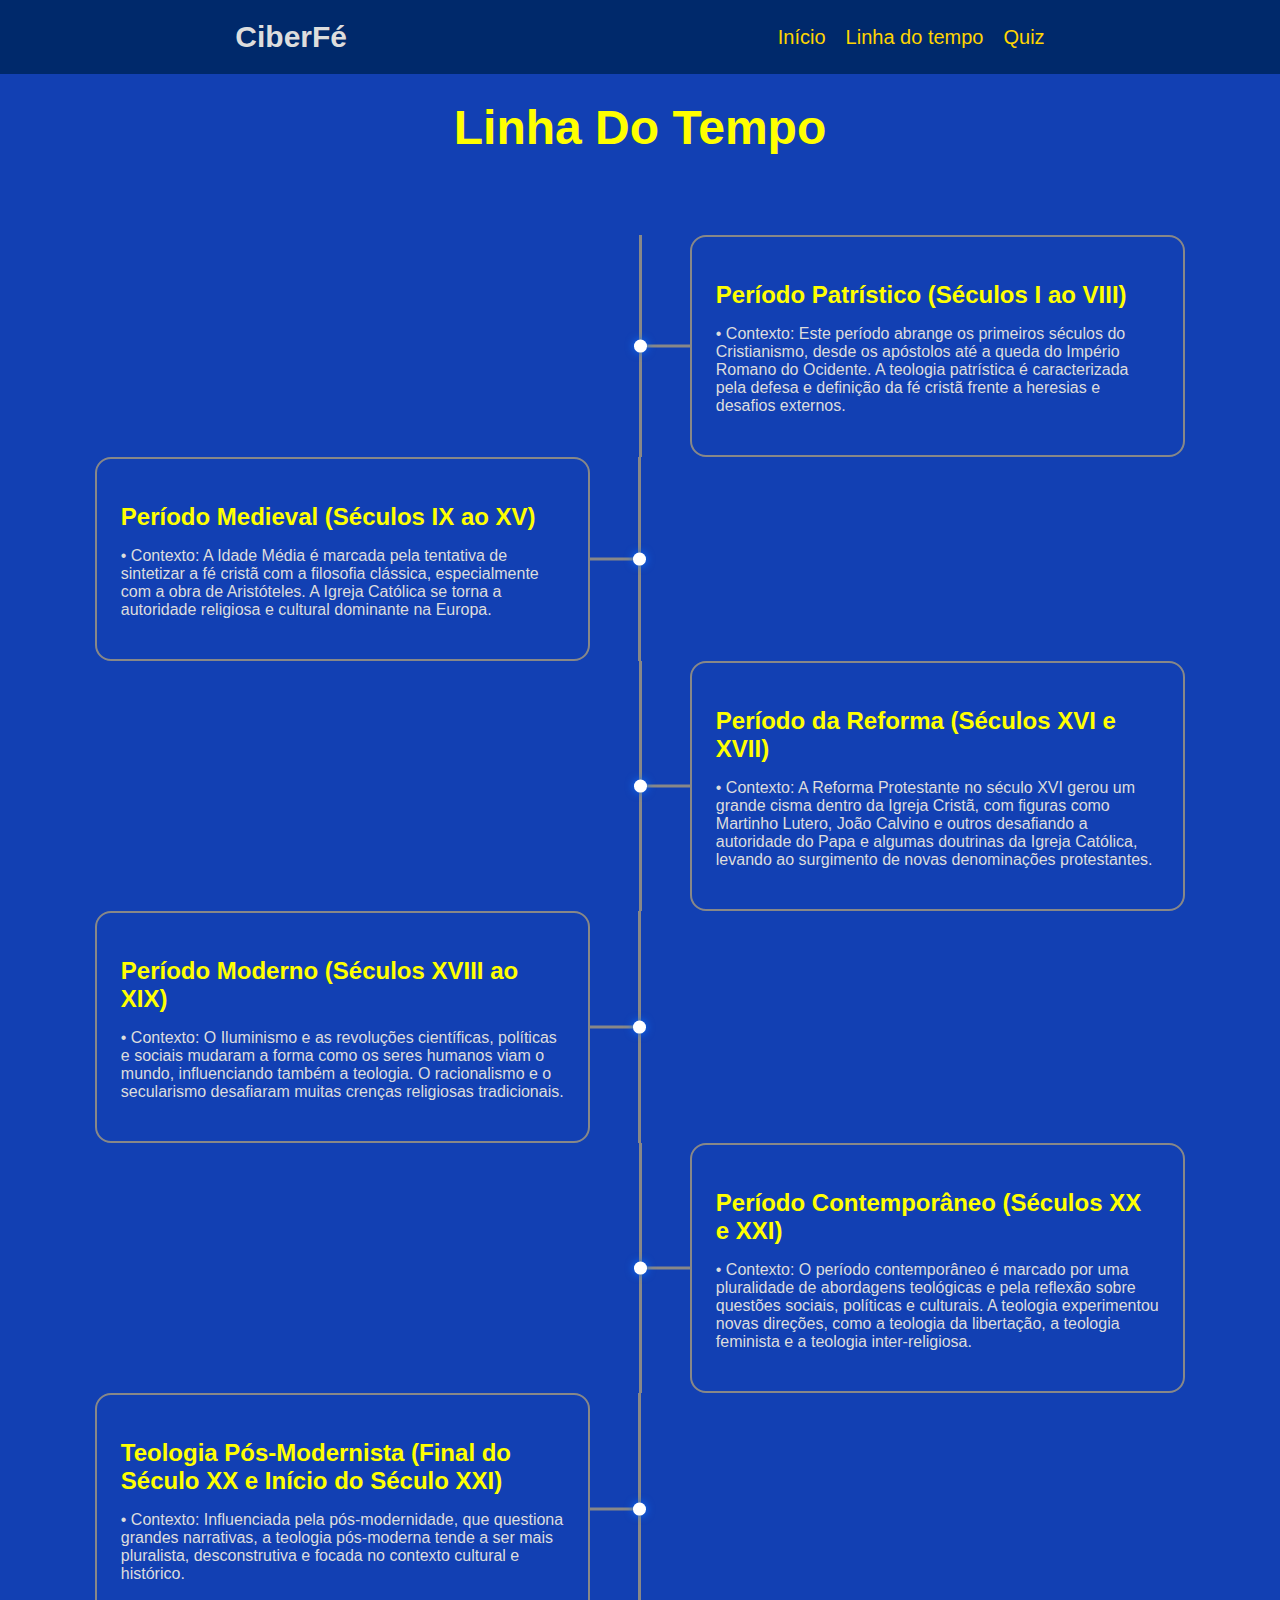
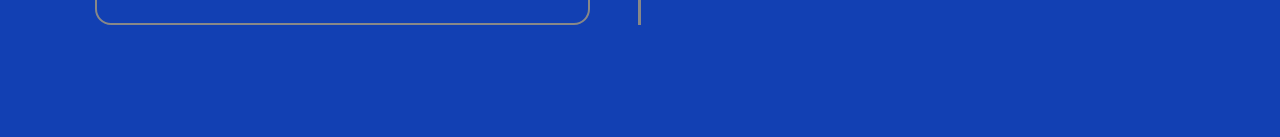
<file: linhadotempo.html>
<!DOCTYPE html>
<html lang="pt-br">
<head>
    <meta charset="UTF-8">
    <meta name="viewport" content="width=device-width, initial-scale=1.0">
    <title>linha do tempo</title>
    <link rel="stylesheet" href="linhadotempo.css">
</head>
<body>

    
    <header>
        <h1><a href="index.html">CiberFé</a></h1>
        <nav>
            <ul>
                <li><a href="index.html">Início</a></li>
                <li><a href="linhadotempo.html">Linha do tempo</a></li>
                <li><a href="Quiz.html">Quiz</a></li>
            </ul>
        </nav>
    </header>


    <div class="title">
        <br> <br><br>
        <h1>Linha Do Tempo</h1>
    </div>
    <div class="timeline"> 
        
        <div class="checkpoint">
            <a href="Quiz.html">
                <div class="ex1">
                    <h2>Período Patrístico (Séculos I ao VIII)</h2>
                    <p>• Contexto: Este período abrange os primeiros séculos do Cristianismo, desde os apóstolos até a queda do Império Romano do Ocidente. A teologia patrística é caracterizada pela defesa e definição da fé cristã frente a heresias e desafios externos.</p>
                </div>
            </a>
        </div>

        <div class="checkpoint">
            <a href="quiz.html">
                <div class="ex2">
                    <h2>Período Medieval (Séculos IX ao XV)</h2>
                    <p>• Contexto: A Idade Média é marcada pela tentativa de sintetizar a fé cristã com a filosofia clássica, especialmente com a obra de Aristóteles. A Igreja Católica se torna a autoridade religiosa e cultural dominante na Europa.</p>
                </div>
            </a>
        </div>

        <div class="checkpoint">
            <a href="quiz.html">
                <div class="ex3">
                    <h2>Período da Reforma (Séculos XVI e XVII)</h2>
                    <p>• Contexto: A Reforma Protestante no século XVI gerou um grande cisma dentro da Igreja Cristã, com figuras como Martinho Lutero, João Calvino e outros desafiando a autoridade do Papa e algumas doutrinas da Igreja Católica, levando ao surgimento de novas denominações protestantes.</p>
                </div>
            </a>
        </div>

        <div class="checkpoint">
            <a href="quiz.html">
                <div class="ex4">
                    <h2>Período Moderno (Séculos XVIII ao XIX)</h2>
                    <p>• Contexto: O Iluminismo e as revoluções científicas, políticas e sociais mudaram a forma como os seres humanos viam o mundo, influenciando também a teologia. O racionalismo e o secularismo desafiaram muitas crenças religiosas tradicionais.</p>
                </div>
            </a>
        </div>

        <div class="checkpoint">
            <a href="quiz.html">
                <div class="ex5">
                    <h2>Período Contemporâneo (Séculos XX e XXI)</h2>
                    <p>• Contexto: O período contemporâneo é marcado por uma pluralidade de abordagens teológicas e pela reflexão sobre questões sociais, políticas e culturais. A teologia experimentou novas direções, como a teologia da libertação, a teologia feminista e a teologia inter-religiosa.</p>
                </div>
            </a>
        </div>

        <div class="checkpoint">
            <a href="quiz.html">
                <div class="ex6">
                    <h2>Teologia Pós-Modernista (Final do Século XX e Início do Século XXI)</h2>
                    <p>• Contexto: Influenciada pela pós-modernidade, que questiona grandes narrativas, a teologia pós-moderna tende a ser mais pluralista, desconstrutiva e focada no contexto cultural e histórico.</p>
                </div>
            </a>
        </div>
            </a>
        </div>
    </div>
</body>
</html>
</file>
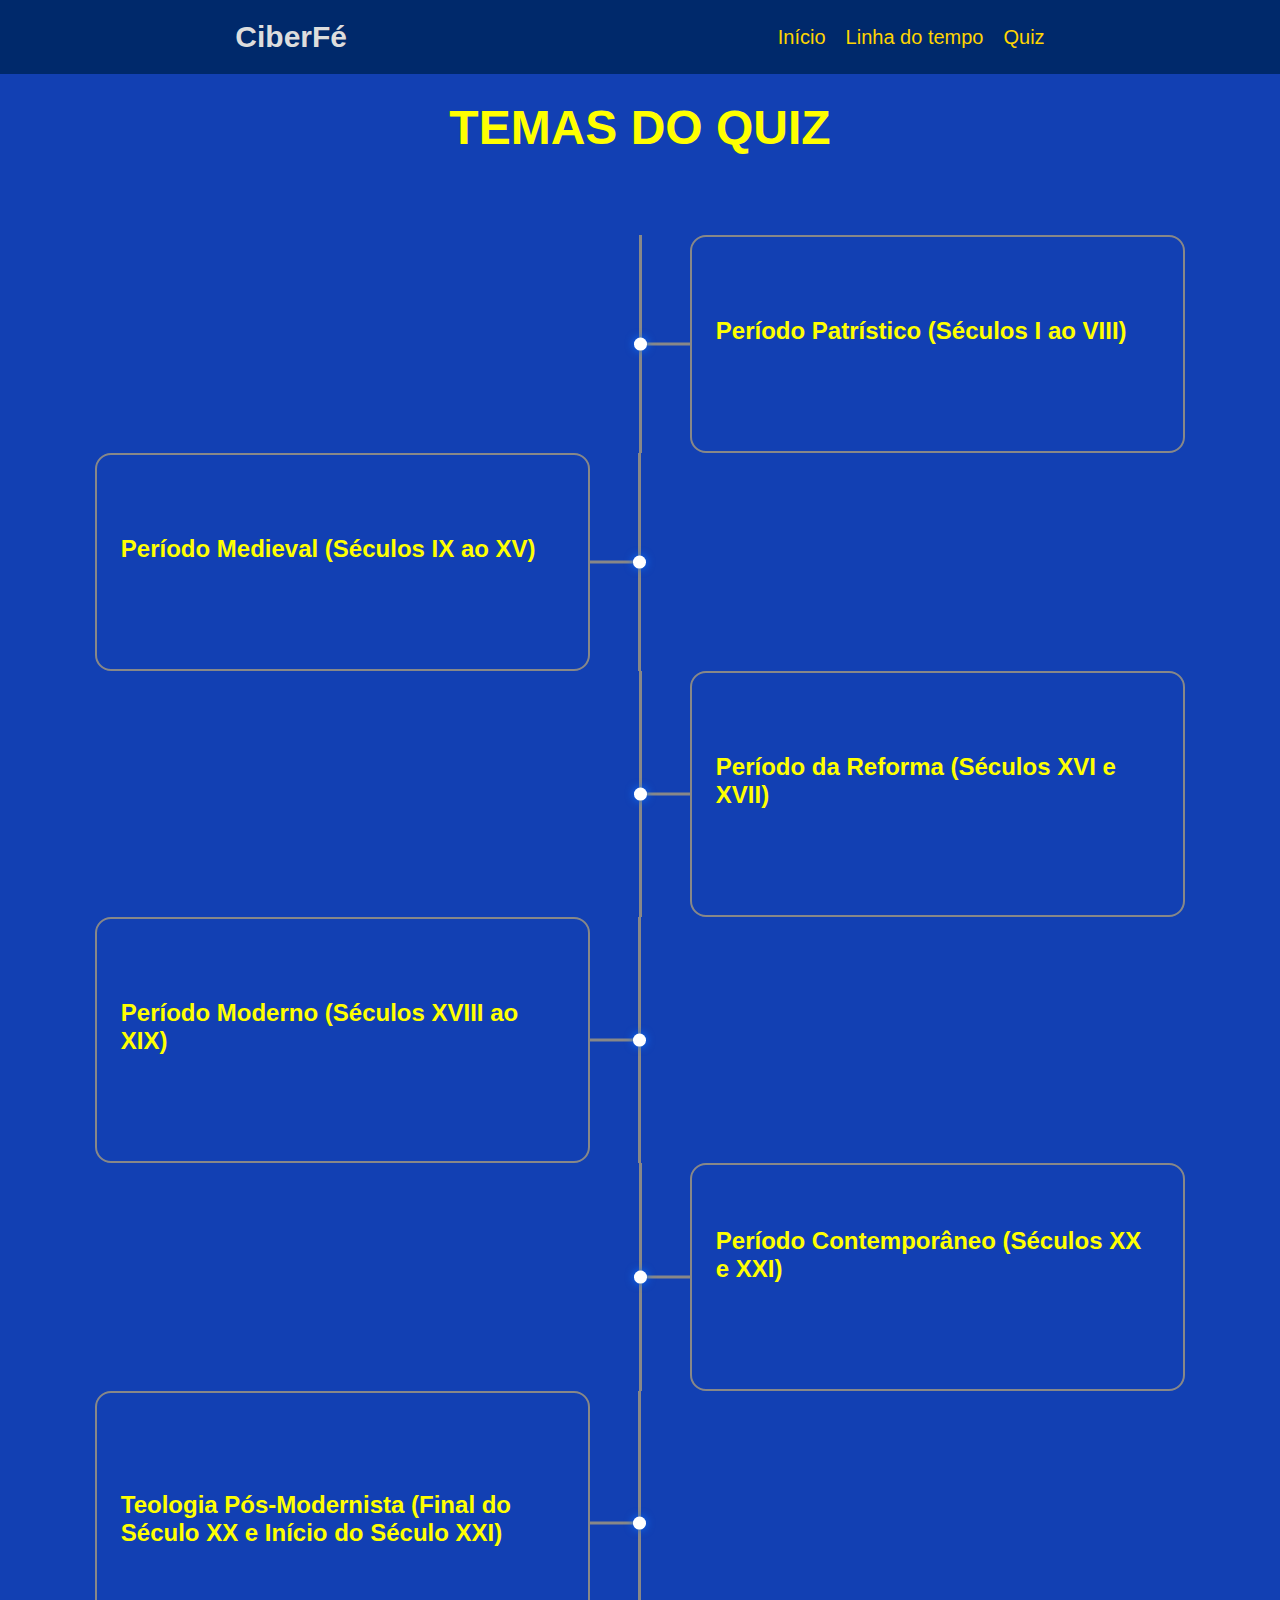
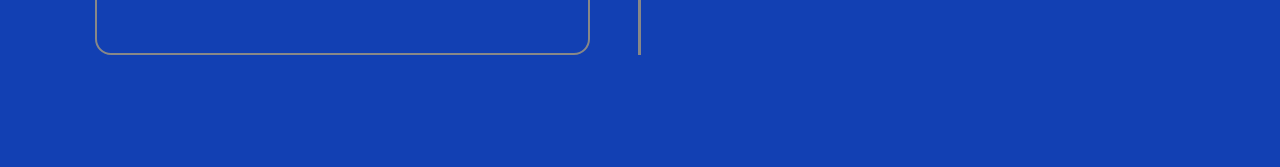
<file: linhadotempo2.html>
<!DOCTYPE html>
<html lang="pt-br">
<head>
    <meta charset="UTF-8">
    <meta name="viewport" content="width=device-width, initial-scale=1.0">
    <title>linha do tempo</title>
    <link rel="stylesheet" href="linhadotempo2.css">
</head>
<body>

    
    <header>
        <h1><a href="index.html">CiberFé</a></h1>
        <nav>
            <ul>
                <li><a href="index.html">Início</a></li>
                <li><a href="linhadotempo.html">Linha do tempo</a></li>
                <li><a href="Quiz.html">Quiz</a></li>
            </ul>
        </nav>
    </header>


    <div class="title">
        <br> <br><br>
        <h1>TEMAS DO QUIZ</h1>
    </div>
    <div class="timeline"> 
        
        <div class="checkpoint">
            <a href="Quiz1.html">
                <div class="ex1">
                    <br><br>
                    <h2>Período Patrístico (Séculos I ao VIII)</h2>
                    <br><br><br><br>
                </div>
            </a>
        </div>

        <div class="checkpoint">
            <a href="quiz2.html">
                <div class="ex2">
                    <br><br>
                    <h2>Período Medieval (Séculos IX ao XV)</h2>
                    <br><br><br><br>
                </div>
            </a>
        </div>

        <div class="checkpoint">
            <a href="quiz3.html">
                <div class="ex3">
                    
                    <br><br>
                    <h2>Período da Reforma (Séculos XVI e XVII)</h2>        
              
                    <br><br><br><br>
                </div>
            </a>
        </div>

        <div class="checkpoint">
            <a href="quiz4.html">
                <div class="ex4">
                    <br><br>
                    <h2>Período Moderno (Séculos XVIII ao XIX)</h2>
              
                    <br><br><br><br>
                </div>
            </a>
        </div>

        <div class="checkpoint">
            <a href="quiz5.html">
                <div class="ex5">
              
                    <br>
                    <h2>Período Contemporâneo (Séculos XX e XXI)</h2>
                    <br><br><br><br>
                </div>
            </a>
        </div>

        <div class="checkpoint">
            <a href="quiz6.html">
                <div class="ex6">
                    <br><br><br>
                    <h2>Teologia Pós-Modernista (Final do Século XX e Início do Século XXI)</h2>
                    
                    <br><br><br><br>
                </div>
            </a>
        </div>
            </a>
        </div>
    </div>
</body>
</html>
</file>
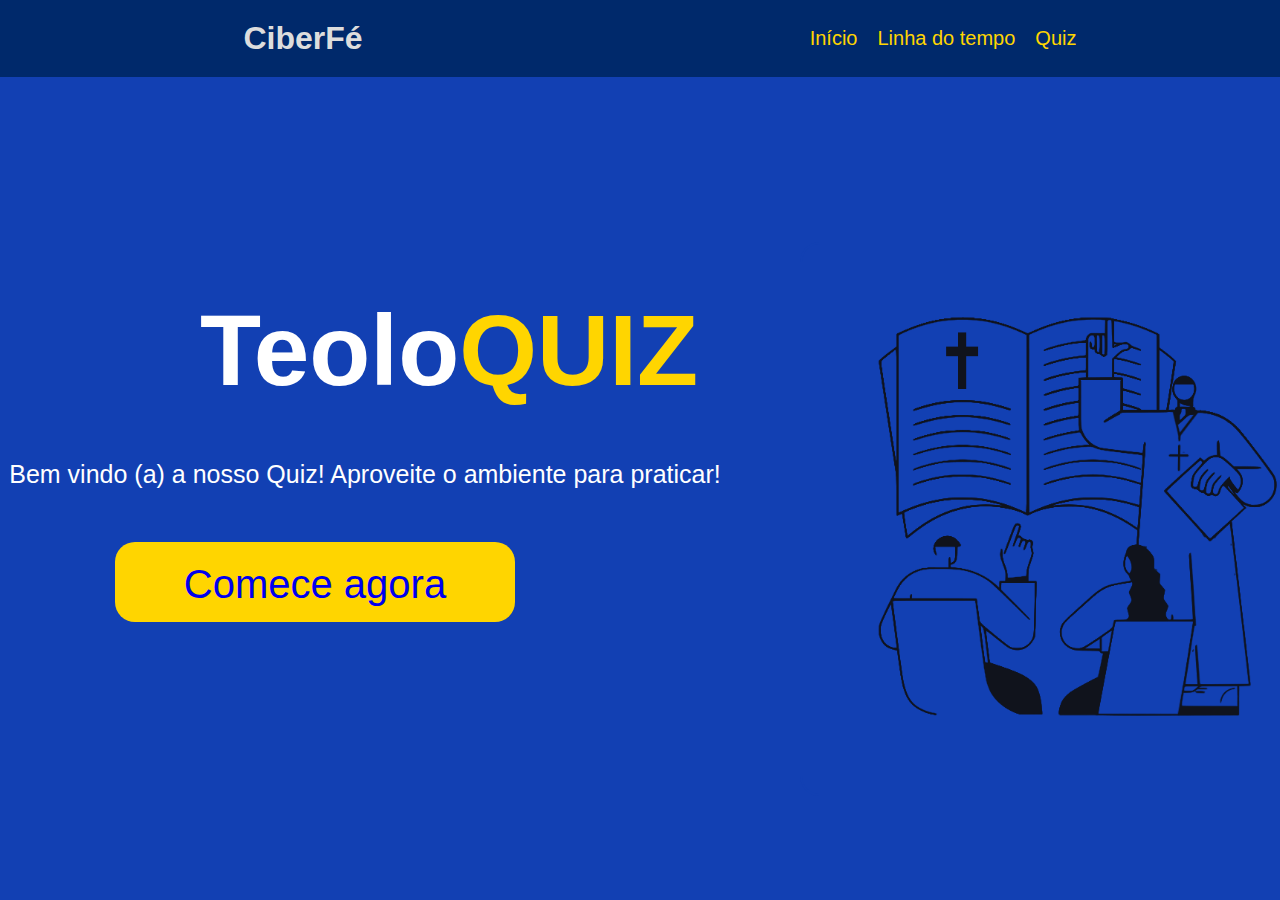
<file: Quiz.html>
<!DOCTYPE html>
<html lang="en">
<head>
    <meta charset="UTF-8">
    <meta name="viewport" content="width=device-width, initial-scale=1.0">
    <title>Quiz</title>
    <link rel="stylesheet" href="Quiz.css">
    <link rel="preconnect" href="https://fonts.googleapis.com">
    <link rel="preconnect" href="https://fonts.gstatic.com" crossorigin>
    <link href="https://fonts.googleapis.com/css2?family=DynaPuff:wght@400..700&display=swap">
</head>
<body>

    <header>
        <h1><a href="index.html">CiberFé</a></h1>
        <nav>
            <ul>
                <li><a href="index.html">Início</a></li>
                <li><a href="Linhadotempo.html">Linha do tempo</a></li>
                <li><a href="Quiz.html">Quiz</a></li>
            </ul>
        </nav>
    </header>
    
   
    <h1 class="quizpt1">Teolo<span class="destaque">QUIZ</span></h1> 
    <p>Bem vindo (a) a nosso Quiz! Aproveite o ambiente para praticar!</p>
   
   
    <div>
        <button class="button1"><span class="play-icon"></span><a href="regras.html">Comece agora</a></button>
    </div>

    <img src="ilustra.png" alt="Imagem Freepik" class="minha-imagem">
 

   
    
</body>
</html>
</file>
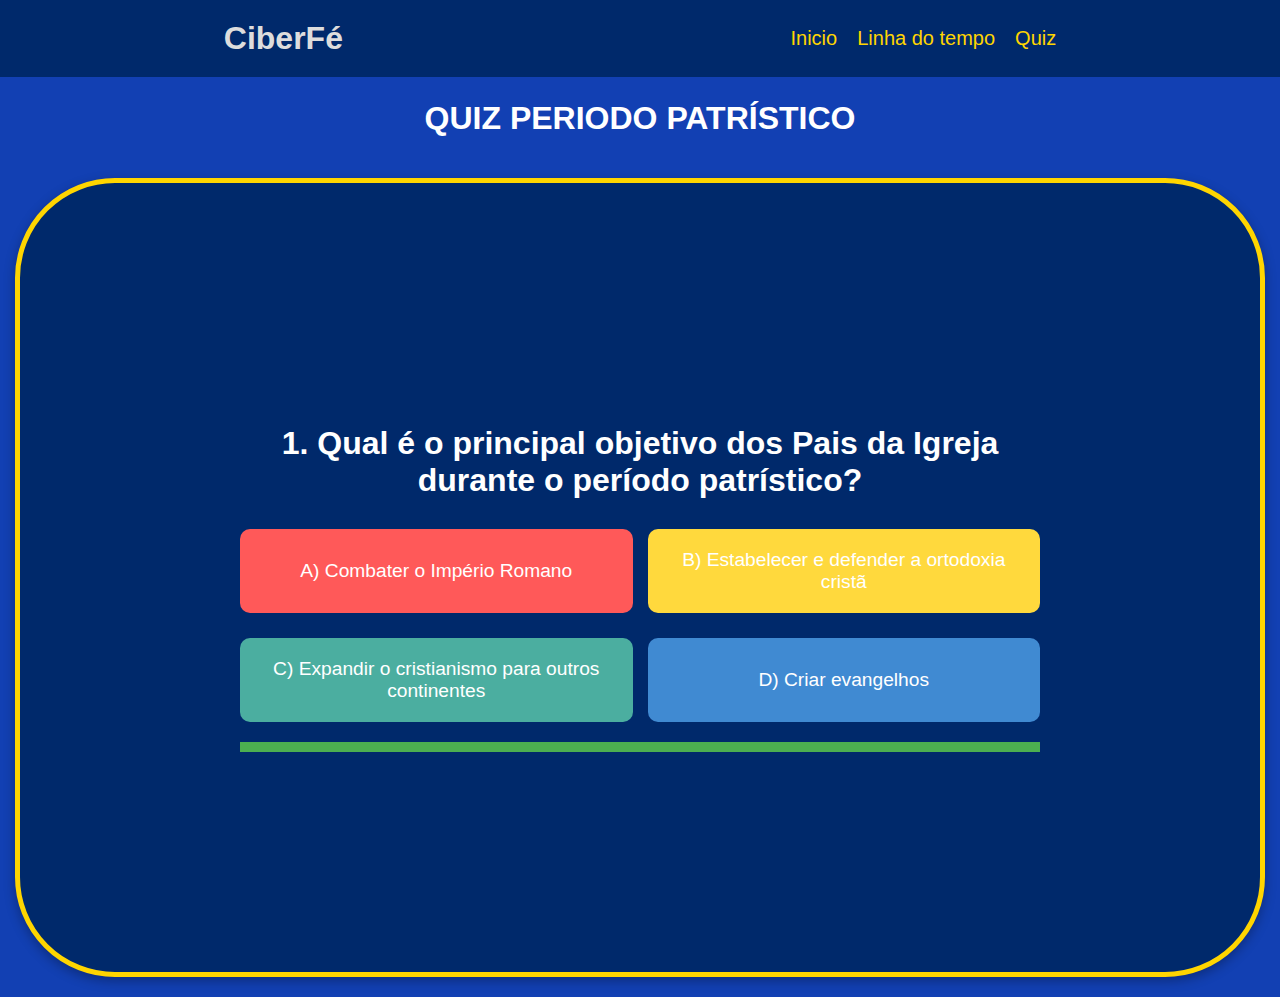
<file: Quiz1.html>
<!DOCTYPE html>
<html lang="en">
<head>
    <meta charset="UTF-8">
    <meta name="viewport" content="width=device-width, initial-scale=1.0">
    <title>Quiz Estilo Kahoot</title>
    <link rel="stylesheet" href="Quiz1.css">
</head>
<body>
    <header>
        <h1><a href="index.html">CiberFé</a></h1>
        <nav>
            <ul>
                <li><a href="index.html">Inicio</a></li>
                <li><a href="Linhadotempo.html">Linha do tempo</a></li>
                <li><a href="Quiz.html">Quiz</a></li>
            </ul>
        </nav>
    </header>

    
    <div class="titulo">
        <h1>QUIZ PERIODO PATRÍSTICO </h1>
    </div>
    
    <div class ="container">
    <div class="quiz-container">
        <div class="question-section">
            <h1>Quem foi o autor da maioria das cartas do Novo Testamento?</h1>
        </div>
        <div class="answers-grid">
            <button class="answer answer-1">Pedro</button>
            <button class="answer answer-2">João</button>
            <button class="answer answer-3">Paulo</button>
            <button class="answer answer-4">Tiago</button>
        </div>
        <div class="timer-bar">
            <div class="timer-bar-inner"></div>
        </div>
        
</div>
    <script src="Quiz1.js"></script>
</body>
</html>
</file>
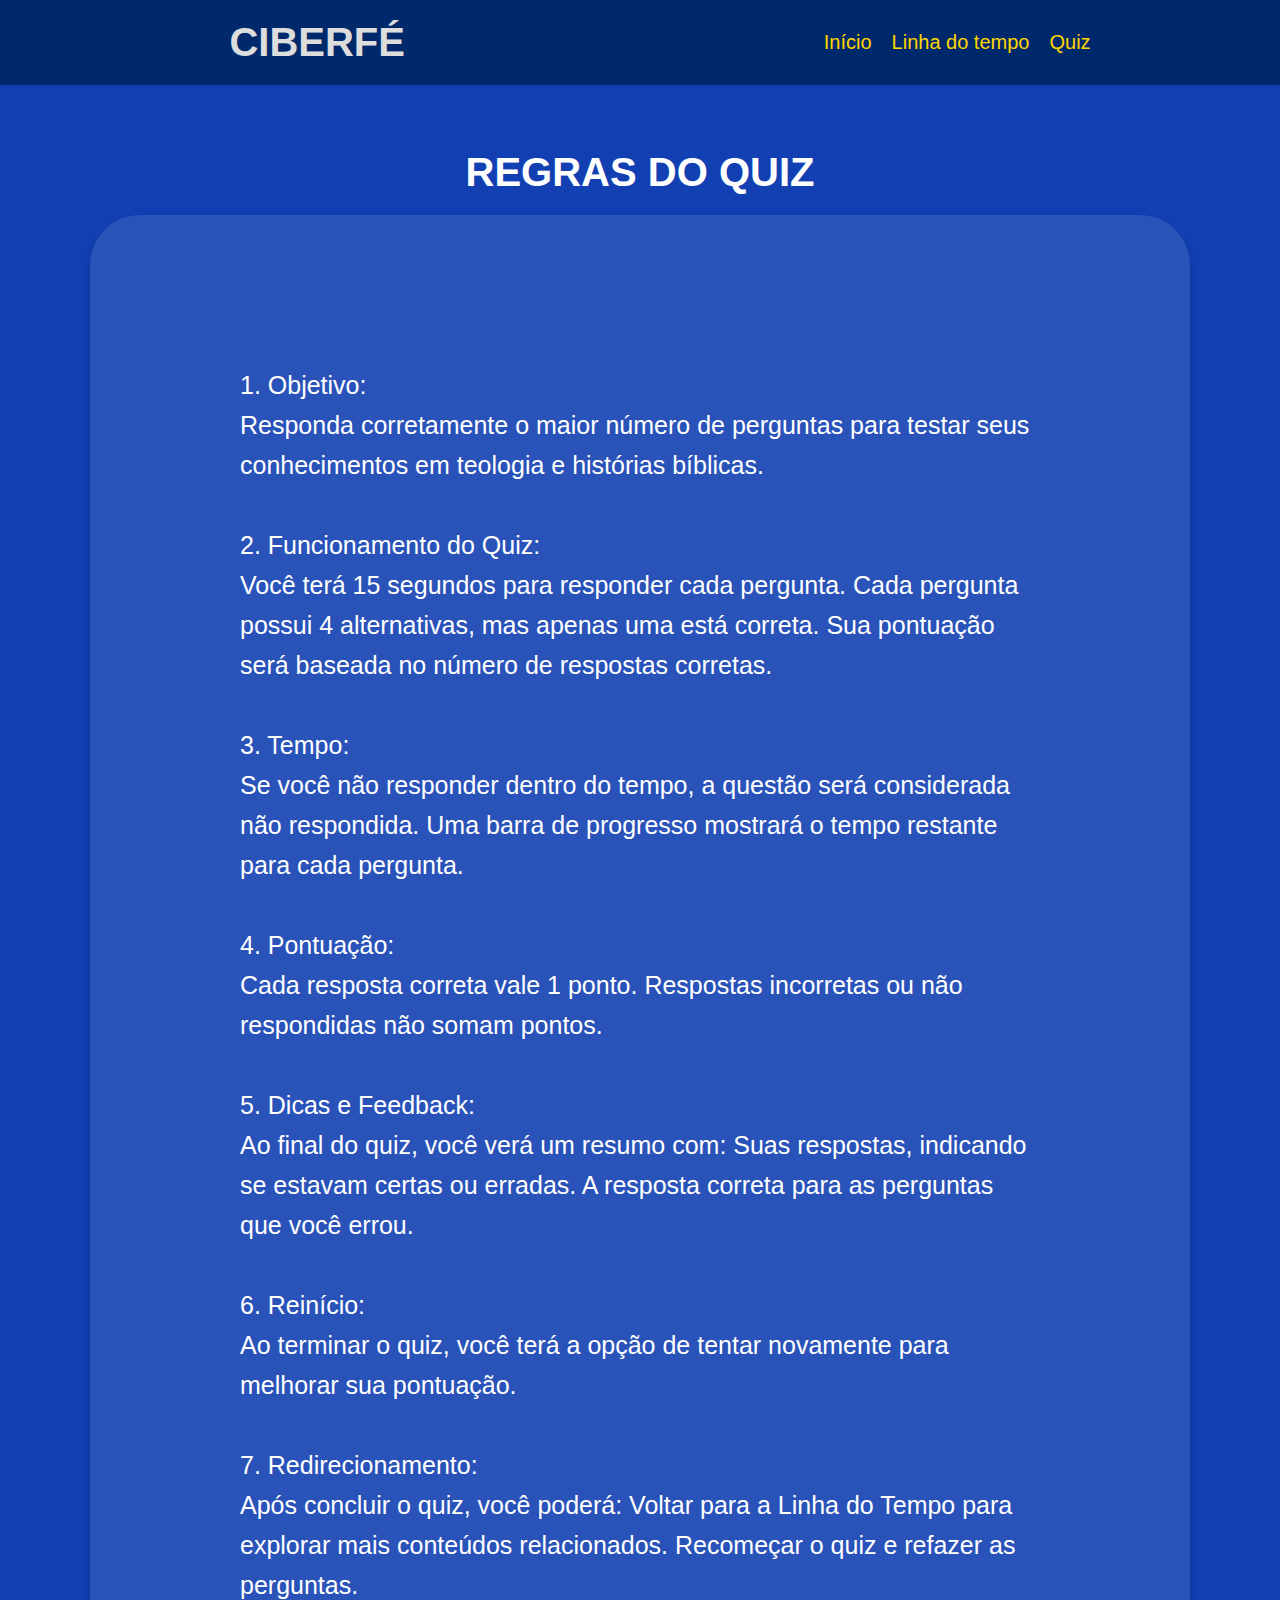
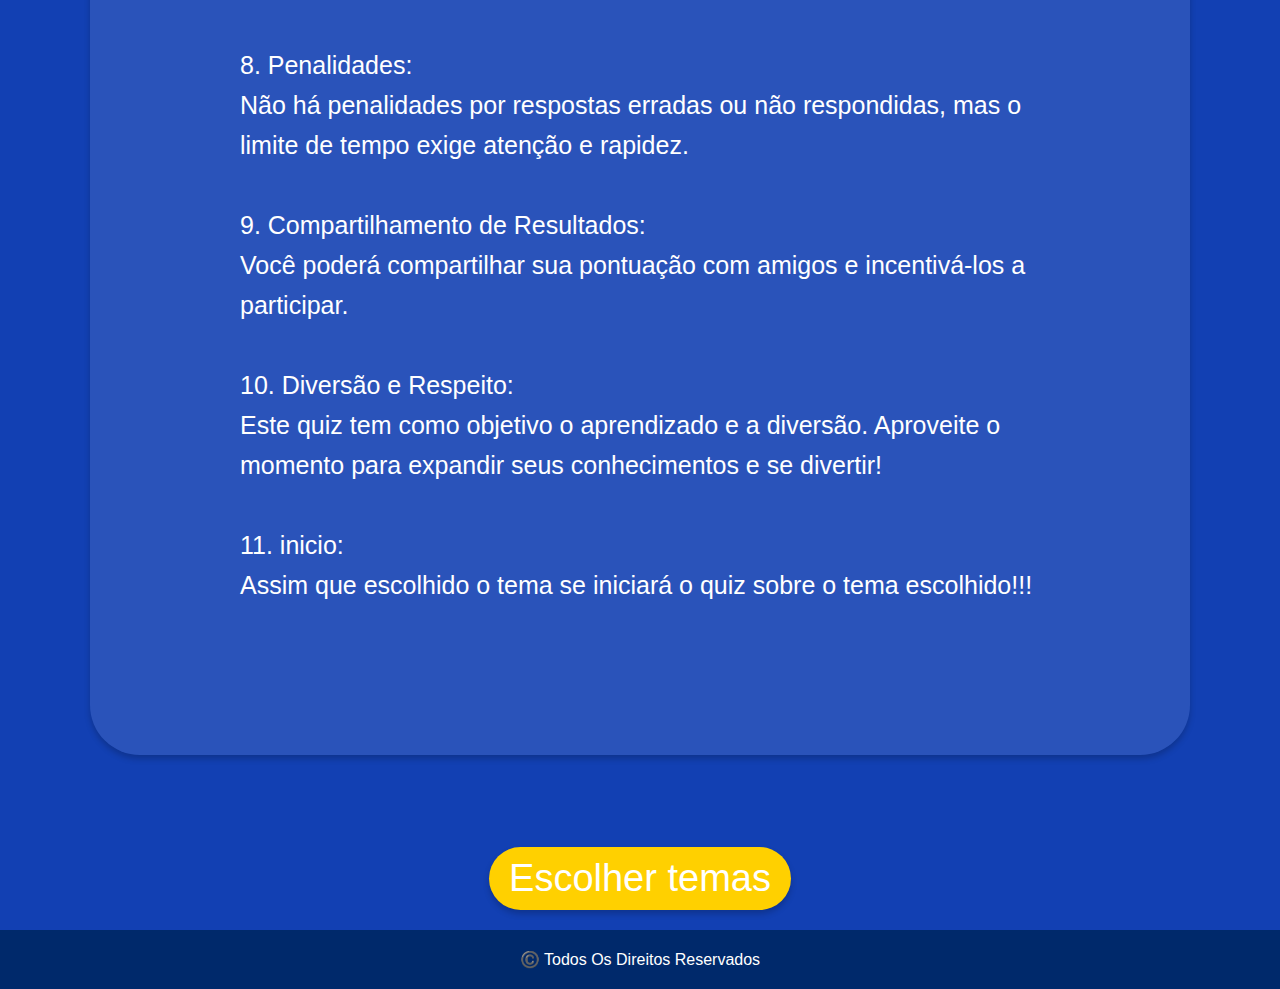
<file: regras.html>
<!DOCTYPE html>
<html lang="pt-br">

<head>
    <meta charset="UTF-8">
    <meta name="viewport" content="width=device-width, initial-scale=1.0">
    <link rel="stylesheet" href="regras.css">
    <title>Teologia.com</title>

</head>

<body>

    <header>
        <h1><a href="index.html">CiberFé</a></h1>
        <nav>
            <ul>
                <li><a href="index.html">Início</a></li>
                <li><a href="Linhadotempo.html">Linha do tempo</a></li>
                <li><a href="Quiz.html">Quiz</a></li>
            </ul>
        </nav>
    </header>

    <h1>REGRAS DO QUIZ</h1>

    <p class="regras">
        1. Objetivo: <br>
        Responda corretamente o maior número de perguntas para testar seus conhecimentos em teologia e histórias bíblicas.
        <br><br>
        2. Funcionamento do Quiz: <br>
        Você terá 15 segundos para responder cada pergunta.
        Cada pergunta possui 4 alternativas, mas apenas uma está correta.
        Sua pontuação será baseada no número de respostas corretas.
        <br><br>
        3. Tempo: <br>
        Se você não responder dentro do tempo, a questão será considerada não respondida.
        Uma barra de progresso mostrará o tempo restante para cada pergunta.
        <br><br>
        4. Pontuação: <br>
        Cada resposta correta vale 1 ponto.
        Respostas incorretas ou não respondidas não somam pontos.
        <br><br>
        5. Dicas e Feedback: <br>
        Ao final do quiz, você verá um resumo com:
        Suas respostas, indicando se estavam certas ou erradas.
        A resposta correta para as perguntas que você errou.
        <br><br>
        6. Reinício: <br>
        Ao terminar o quiz, você terá a opção de tentar novamente para melhorar sua pontuação.
        <br><br>
        7. Redirecionamento: <br>
        Após concluir o quiz, você poderá:
        Voltar para a Linha do Tempo para explorar mais conteúdos relacionados.
        Recomeçar o quiz e refazer as perguntas.
        <br><br>
        8. Penalidades: <br>
        Não há penalidades por respostas erradas ou não respondidas, mas o limite de tempo exige atenção e rapidez.
        <br><br>
        9. Compartilhamento de Resultados: <br>
        Você poderá compartilhar sua pontuação com amigos e incentivá-los a participar.
        <br><br>
        10. Diversão e Respeito: <br>
        Este quiz tem como objetivo o aprendizado e a diversão.
        Aproveite o momento para expandir seus conhecimentos e se divertir!
        <br><br>
        11. inicio: <br>
        Assim que escolhido o tema se iniciará o quiz sobre o tema escolhido!!!
    </p>

        <br><br><br><br>

        <a href="linhadotempo2.html" class="botao">Escolher temas</a>
    
    <footer>©️ Todos Os Direitos Reservados</footer>

</body>

</html>
</file>
<file: linhadotempo.css>
body {
    margin: 0;
    font-family: sans-serif;
    background-size: cover;
    color:#fff;
    padding: 2em;
    background-color: #1240b3;
    border: #00296b;
    overflow-x: hidden;
    text-decoration: none;
  
  }
  
  
  header {
    position: absolute;
    background-color: #00296b;
    top: 0;
    box-sizing: border-box;
    left: 0;
    width: 100%;
    color: #fff;
    padding: 20px;
    display: flex;
    justify-content: space-around;
    align-items: center;
    z-index: 20;
    position: fixed;
    
  }
  header h1{
    margin: 0;
    font-size: 30px;
  }
  
  header h1 a{
    
    color:#ddd;
    text-decoration: none;
  }
  
  header nav ul {
    list-style: none;
    margin: 0;
    padding: 0;
    gap: 20px;
    display: inline-flex;
    justify-content: space-around;
  }
  
  header nav li {
  
    font-size: 20px;
  }
  
  header nav a {
    color: #FFD500;
    text-decoration: none;
  }
  
  header nav a:hover {
    color: white;
  }
  
  h1 {
    margin: 0.3em;
    font-size: 3em;
    color: yellow;
    text-decoration: none;
  }
  
  h2 {
    margin-bottom: 0.5em;
    text-decoration: none;
    color: inherit;
  }
  
  .title {
    text-align: center;
  }
  
  .title p {
    color: #fff;
    font-size: 1.3em;
    letter-spacing: 2px;
    text-decoration: none;
  }
  
  .timeline {
    margin: 5em auto;
    max-width: 34.15em;
  }
  
  .checkpoint a {
    text-decoration: none; /* Remove o sublinhado dos links */
    display: block; /* Faz com que o link ocupe toda a área do checkpoint */
  }
  
  
  
  .checkpoint .ex1 {
    color: #ddd;
    border: 2px solid #888;
    border-radius: 1em;
    padding: 1.5em;
    background-size: cover; /* Ajusta a imagem para cobrir todo o espaço do checkpoint */
    background-position: center center; /* Centraliza a imagem */
    background-repeat: no-repeat; /* Impede que a imagem se repita */
    text-decoration: none;
  }
  
  .checkpoint .ex2 {
    border: 2px solid #888;
    color: #ddd;
  
    border-radius: 1em;
    padding: 1.5em;
    background-size: cover; /* Ajusta a imagem para cobrir todo o espaço do checkpoint */
    background-position: center center; /* Centraliza a imagem */
    background-repeat: no-repeat; /* Impede que a imagem se repita */
    text-decoration: none;
  }
  
  .checkpoint .ex3 {
    border: 2px solid #888;
    border-radius: 1em;
    color: #ddd;
    padding: 1.5em;
    
    background-size: contain; /* Ajusta a imagem para caber dentro da área sem cortar */
    background-position: center center;
    background-repeat: no-repeat;
  }
  
  .checkpoint .ex4 {
    border: 2px solid #888;
    border-radius: 1em;
    padding: 1.5em;
    color: #ddd;
  
    background-size: contain; /* Ajusta a imagem para caber dentro da área sem cortar */
    background-position: center center;
    background-repeat: no-repeat;
  }
  
  .checkpoint .ex5 {
    border: 2px solid #888;
    border-radius: 1em;
    padding: 1.5em;
    color: #ddd;
  
    background-size: contain; /* Ajusta a imagem para caber dentro da área sem cortar */
    background-position: center center;
    background-repeat: no-repeat;
  }
  
  .checkpoint .ex6 {
    border: 2px solid #888;
    border-radius: 1em;
    padding: 1.5em;
    color: #ddd;
  
    background-size: contain; /* Ajusta a imagem para caber dentro da área sem cortar */
    background-position: center center;
    background-repeat: no-repeat;
  }
  
  .checkpoint .ex1 h2 {
    font-size: 1.5em;
    margin-bottom: 10px;
    color: yellow;
  }
  
  .checkpoint .ex2 h2 {
    font-size: 1.5em;
    margin-bottom: 10px;
    color: yellow;
  }
  
  .checkpoint .ex3 h2 {
    font-size: 1.5em;
    margin-bottom: 10px;
    color: yellow;
  }
  
  .checkpoint .ex4 h2 {
    font-size: 1.5em;
    margin-bottom: 10px;
    color: yellow;
  }
  
  .checkpoint .ex5 h2 {
    font-size: 1.5em;
    margin-bottom: 10px;
    color: yellow;
  }
  .checkpoint .ex6 h2 {
  
    font-size: 1.5em;
    margin-bottom: 10px;
    color: yellow;
  }
  
  .checkpoint .ex2 p {
  
    text-decoration: none;
  }
  
  .checkpoint:nth-child(odd) {
    border-left: 3px solid #888;
    padding-left: 3em;
    transform: translateX(17em);
  }
  
  .checkpoint:nth-child(even) {
    border-right: 3px solid #888;
    padding-right: 3em;
    transform: translateX(-17em);
  }
  
  .checkpoint:nth-child(odd)::before,
  .checkpoint:nth-child(even)::before {
    content: '';
    background: #888;
    width: 3em;
    height: 3px;
    position: absolute;
    top: 50%;
    transform: translateY(-50%);
  }
  
  .checkpoint:nth-child(odd)::before {
    left: 0;
  }
  
  .checkpoint:nth-child(even)::before {
    right: 0;
  }
  
  .checkpoint:nth-child(odd) div::before,
  .checkpoint:nth-child(even) div::before {
    content: '';
    background: #fff;
    box-shadow: 0 0 0.5em #0d71fc;
    width: 0.8em;
    height: 0.8em;
    position: absolute;
    top: 50%;
    transform: translateY(-50%);
    border-radius: 50%;
    text-decoration: none;
  }
  
  .checkpoint:nth-child(odd) div::before {
    left: -0.5em;
  }
  
  .checkpoint:nth-child(even) div::before {
    right: -0.5em;
  }
  
  @media screen and (max-width: 1150px) {
    .timeline {
        width: 80vw;
    }
    .timeline .checkpoint {
        width: 100%;
        transform: none;
        padding-left: 0;
        padding-right: 0;
        border: none;
    }
    .timeline .checkpoint::before {
        width: 3px;
        height: 4em;
        top: -2em;
        left: 50%;
        transform: translateX(-50%);
    }
    .timeline .checkpoint div::before {
        top: -0.5em;
        left: 50%;
        transform: translateX(-50%);
    }
  }
</file>
<file: linhadotempo2.css>
body {
    margin: 0;
    font-family: sans-serif;
    background-size: cover;
    color:#fff;
    padding: 2em;
    background-color: #1240b3;
    border: #00296b;
    overflow-x: hidden;
    text-decoration: none;
  
  }
  
  
  header {
    position: absolute;
    background-color: #00296b;
    top: 0;
    box-sizing: border-box;
    left: 0;
    width: 100%;
    color: #fff;
    padding: 20px;
    display: flex;
    justify-content: space-around;
    align-items: center;
    z-index: 20;
    position: fixed;
    
  }
  header h1{
    margin: 0;
    font-size: 30px;
  }
  
  header h1 a{
    
    color:#ddd;
    text-decoration: none;
  }
  
  header nav ul {
    list-style: none;
    margin: 0;
    padding: 0;
    gap: 20px;
    display: inline-flex;
    justify-content: space-around;
  }
  
  header nav li {
  
    font-size: 20px;
  }
  
  header nav a {
    color: #FFD500;
    text-decoration: none;
  }
  
  header nav a:hover {
    color: white;
  }
  
  h1 {
    margin: 0.3em;
    font-size: 3em;
    color: yellow;
    text-decoration: none;
  }
  
  h2 {
    margin-bottom: 0.5em;
    text-decoration: none;
    color: inherit;
  }
  
  .title {
    text-align: center;
  }
  
  .title p {
    color: #fff;
    font-size: 1.3em;
    letter-spacing: 2px;
    text-decoration: none;
  }
  
  .timeline {
    margin: 5em auto;
    max-width: 34.15em;
  }
  
  .checkpoint a {
    text-decoration: none; /* Remove o sublinhado dos links */
    display: block; /* Faz com que o link ocupe toda a área do checkpoint */
  }
  
  
    
  .checkpoint :hover{
    transform: scale(1.03);
    transition: all 0.5s ease-out;
  }
  
  .checkpoint .ex1 {
    color: #ddd;
    border: 2px solid #888;
    border-radius: 1em;
    padding: 1.5em;
    background-size: cover; /* Ajusta a imagem para cobrir todo o espaço do checkpoint */
    background-position: center center; /* Centraliza a imagem */
    background-repeat: no-repeat; /* Impede que a imagem se repita */
    text-decoration: none;
  }
  
  .checkpoint .ex2 {
    border: 2px solid #888;
    color: #ddd;
  
    border-radius: 1em;
    padding: 1.5em;
    background-size: cover; /* Ajusta a imagem para cobrir todo o espaço do checkpoint */
    background-position: center center; /* Centraliza a imagem */
    background-repeat: no-repeat; /* Impede que a imagem se repita */
    text-decoration: none;
  }
  
  .checkpoint .ex3 {
    border: 2px solid #888;
    border-radius: 1em;
    color: #ddd;
    padding: 1.5em;
    
    background-size: contain; /* Ajusta a imagem para caber dentro da área sem cortar */
    background-position: center center;
    background-repeat: no-repeat;
  }
  
  .checkpoint .ex4 {
    border: 2px solid #888;
    border-radius: 1em;
    padding: 1.5em;
    color: #ddd;
  
    background-size: contain; /* Ajusta a imagem para caber dentro da área sem cortar */
    background-position: center center;
    background-repeat: no-repeat;
  }
  
  .checkpoint .ex5 {
    border: 2px solid #888;
    border-radius: 1em;
    padding: 1.5em;
    color: #ddd;
  
    background-size: contain; /* Ajusta a imagem para caber dentro da área sem cortar */
    background-position: center center;
    background-repeat: no-repeat;
  }
  
  .checkpoint .ex6 {
    border: 2px solid #888;
    border-radius: 1em;
    padding: 1.5em;
    color: #ddd;
  
    background-size: contain; /* Ajusta a imagem para caber dentro da área sem cortar */
    background-position: center center;
    background-repeat: no-repeat;
  }
  
  .checkpoint .ex1 h2 {
    font-size: 1.5em;
    margin-bottom: 10px;
    color: yellow;
  }
  
  .checkpoint .ex2 h2 {
    font-size: 1.5em;
    margin-bottom: 10px;
    color: yellow;
  }
  
  .checkpoint .ex3 h2 {
    font-size: 1.5em;
    margin-bottom: 10px;
    color: yellow;
  }
  
  .checkpoint .ex4 h2 {
    font-size: 1.5em;
    margin-bottom: 10px;
    color: yellow;
  }
  
  .checkpoint .ex5 h2 {
    font-size: 1.5em;
    margin-bottom: 10px;
    color: yellow;
  }
  .checkpoint .ex6 h2 {
  
    font-size: 1.5em;
    margin-bottom: 10px;
    color: yellow;
  }
  
  .checkpoint .ex2 p {
  
    text-decoration: none;
  }
  
  .checkpoint:nth-child(odd) {
    border-left: 3px solid #888;
    padding-left: 3em;
    transform: translateX(17em);
  }
  
  .checkpoint:nth-child(even) {
    border-right: 3px solid #888;
    padding-right: 3em;
    transform: translateX(-17em);
  }
  
  .checkpoint:nth-child(odd)::before,
  .checkpoint:nth-child(even)::before {
    content: '';
    background: #888;
    width: 3em;
    height: 3px;
    position: absolute;
    top: 50%;
    transform: translateY(-50%);
  }
  
  .checkpoint:nth-child(odd)::before {
    left: 0;
  }
  
  .checkpoint:nth-child(even)::before {
    right: 0;
  }
  
  .checkpoint:nth-child(odd) div::before,
  .checkpoint:nth-child(even) div::before {
    content: '';
    background: #fff;
    box-shadow: 0 0 0.5em #0d71fc;
    width: 0.8em;
    height: 0.8em;
    position: absolute;
    top: 50%;
    transform: translateY(-50%);
    border-radius: 50%;
    text-decoration: none;
  }
  
  .checkpoint:nth-child(odd) div::before {
    left: -0.5em;
  }
  
  .checkpoint:nth-child(even) div::before {
    right: -0.5em;
  }
  
  @media screen and (max-width: 1150px) {
    .timeline {
        width: 80vw;
    }
    .timeline .checkpoint {
        width: 100%;
        transform: none;
        padding-left: 0;
        padding-right: 0;
        border: none;
    }
    .timeline .checkpoint::before {
        width: 3px;
        height: 4em;
        top: -2em;
        left: 50%;
        transform: translateX(-50%);
    }
    .timeline .checkpoint div::before {
        top: -0.5em;
        left: 50%;
        transform: translateX(-50%);
    }
  }
</file>
<file: Quiz.css>
body {
    
    background-color: #1240b3;
    text-align: center;
    font-family: Arial, Helvetica, sans-serif;
    margin: 0;
    border: #00296b;
}

header {
    position: fixed;    
    background-color: #00296b;
    top: 0;
    width: 100%;
    color: #fff;
    padding: 20px;
    display: flex;
    justify-content: space-around;
    align-items: center;
    
}

header h1{
    margin: 0;
}

header h1 a{
    
    color:#ddd;
    text-decoration: none;
}

header nav ul {
    list-style: none;
    margin: 0;
    padding: 0;
    gap: 20px;
    display: inline-flex;
    justify-content: space-around;
}

header nav li {
  
    font-size: 20px;
}

header nav a {
    color: #FFD500;
    text-decoration: none;
}

header nav a:hover {
    color: white;
}

.quizpt1 {
    
    color: #fff;
    font-family: sans-serif;
    font-size: 100px;
    text-align: left;
    justify-content: space-around;
    align-items: center;
    margin:0 auto;
    display: flex;
    flex-wrap: wrap;
    padding: 200px;
    color: #fff;
    justify-content: flex-start;
    height: 300px;
}  

.destaque{
    color:  #FFD500;
}

p{
    margin-top: 10px; /* Ajuste para o espaçamento abaixo do título */
    font-size: 25px;
    color: #fff;
    text-align: center;
    margin-right: 550px;
    top: -250px;
    position: relative;

}

.button1 {
    justify-content: flex-start;
    background-color: #FFD500;
    padding: 20px 20px;
    border-radius: 20px;
    border: none;
    font-size: 40px;
    cursor: pointer;
    margin: left;
    width: 400px;
    height: 80px;
    margin-right: 650px;
    margin-top: -1100px;
    margin-bottom: -300px;
    position: relative;
    top: -180px;
}

.button1:hover{
    background-color: #FFD700;
    color: #00296b;
    transform: scale(1.05);
    transition: transform 0.3s ease-in-out;
    background: rgb(61, 106, 255) !important;
    border: none;
    box-shadow: inset 0px 0px 5px 5px #ffffff25, 0 0 30px 5px rgba(0, 142, 236, 0.815) !important;
    -webkit-transition: all 0.2s ease-out;
    -moz-transition: all 0.2s ease-out;
    transform: scale(1.03);
    transition: all 0.2s ease-out;
}

.button1 a {
    text-decoration: none;
}


.minha-imagem {
    width: 100%; /* Ajusta a largura da imagem para 100% do contêiner */
    max-width: 550px; /* Limita a largura máxima da imagem */
    height: auto; /* Mantém a proporção da imagem */
    margin-left: 800px;
    margin-top: -700px;
    border: 2px solid #1240b3;
    border-radius: 20px;
    flex: 1 1 calc(25% - 30px);
    transition: transform 0.6s ease-in-out;
}

.minha-imagem:hover {

    transform: scale(1.1); /* Aumenta o tamanho em 5% quando o mouse está sobre o card */

}
</file>
<file: Quiz1.css>
body {
    background-color: #1240b3;
    display: flex;
    align-items: center;
    min-height: 100vh;
    color: white;
    font-family: Arial, sans-serif;
    margin: 0;
    flex-direction: column; /* Para empilhar os elementos na tela */
    justify-content: flex-start; /* Para garantir que tudo fique no topo */
}

header {
    position: fixed;
    background-color: #00296b;
    top: 0;
    width: 100%;
    color: #fff;
    padding: 20px;
    display: flex;
    justify-content: space-around;
    align-items: center;
}

header h1 {
    margin: 0;
}

header h1 a {
    color: #ddd;
    text-decoration: none;
}

header nav ul {
    list-style: none;
    margin: 0;
    padding: 0;
    gap: 20px;
    display: inline-flex;
    justify-content: space-around;
}

header nav li {
    font-size: 20px;
}

header nav a {
    color: #FFD500;
    text-decoration: none;
}

header nav a:hover {
    color: white;
}

.titulo h1 {
    color: white;
    margin-top: 100px; /* Adicionando margem para garantir que o título não fique colado ao topo */
}

.container {
    margin-top: 50px; /* Garante que o container fique abaixo do título */
    border: 5px solid #FFD500;
    padding: 220px; /* Ajustando o padding para melhor visualização */
    background-color: #00296b;
    border-radius: 100px;
    margin: 20px auto;
    max-width: 800px;
    box-shadow: 0 4px 12px rgba(0, 0, 0, 0.3);
    width: 90%; /* Responsividade */
}

.quiz-container {
    text-align: center;
    width: 100%;
}

.question-section h1 {
    font-size: 2em;
    margin-bottom: 20px;
}

.answers-grid {
    display: grid;
    grid-template-columns: 1fr 1fr;
    gap: 15px;
}

.answer {
    padding: 20px;
    font-size: 1.2em;
    color: white;
    border: none;
    cursor: pointer;
    border-radius: 10px;
    transition: transform 0.2s, background-color 0.3s;
}

.answer:hover {
    transform: scale(1.05);
}

.answer-1 { background-color: #FF5959; } /* Red */
.answer-2 { background-color: #FFD93D; } /* Yellow */
.answer-3 { background-color: #4BAEA0; } /* Green */
.answer-4 { background-color: #408AD2; } /* Blue */

.timer-bar {
    width: 100%;
    height: 10px;
    background-color: #ddd; /* A barra de fundo que fica fixa */
    margin-top: 20px;
    position: relative;
}

.timer-bar-inner {
    content: '';
    display: block;
    width: 100%;
    height: 100%;
    background-color: #4CAF50; /* A barra verde que diminui */
    position: absolute;
    left: 0;
    top: 0;
    transition: width 1s linear;
}

 
@keyframes timer {
    from { width: 100%; }
    to { width: 0; }
}

.button {
    display: inline-block;
    background-color: #FFD500;
    color: white;
    font-size: 1.2em;
    padding: 10px 20px;
    border-radius: 5px;
    text-decoration: none;
    margin-top: 20px;
    transition: background-color 0.3s;
}

.button:hover {
    background-color: #FFB800;
}

button {
    background-color: #4CAF50;
    color: white;
    font-size: 1.2em;
    padding: 10px 20px;
    border: none;
    border-radius: 5px;
    margin-top: 10px;
    cursor: pointer;
}
</file>
<file: regras.css>
body {
    background-color: #1240b3;
    text-align: center;
    font-family: Arial, Helvetica, sans-serif;
    margin: 0;
    color: #fff;
}

header {
    position: fixed;
    background-color: #00296b;
    top: 0;
    width: 100%;
    color: #fff;
    padding: 20px;
    display: flex;
    justify-content: space-around;
    align-items: center;
    z-index: 10;
    
  }
  
  header h1{
    margin: 0;
  }
  
  header h1 a{
    
    color:#ddd;
    text-decoration: none;
  }
  
  header nav ul {
    list-style: none;
    margin: 0;
    padding: 0;
    gap: 20px;
    display: inline-flex;
    justify-content: space-around;
  }
  
  header nav li {
  
    font-size: 20px;
  }
  
  header nav a {
    color: #FFD500;
    text-decoration: none;
  }
  
  header nav a:hover {
    color: white;
  }
  

/* Título principal */
h1 {
    margin: 150px 0 20px; /* Distância do topo e margem inferior */
    font-size: 40px;
    color: white;
    text-transform: uppercase;
}

/* Estilo para as regras */
.regras {
    text-align: left; /* Alinha o texto à esquerda */
    font-size: 25px;
    font-family: Arial, Helvetica, sans-serif;
    line-height: 1.6; /* Melhor leitura */
    margin: 0 auto;
    max-width: 800px; /* Centraliza o texto e define largura máxima */
    background-color: rgba(255, 255, 255, 0.1); /* Fundo levemente transparente */
    border-radius: 50px;
    box-shadow: 0 4px 6px rgba(0, 0, 0, 0.2); /* Adiciona uma sombra para destacar */
    padding: 150px;

}

/* Rodapé */

footer {
    background-color: #00296b;
    color: #fff;
    padding: 20px;
    text-align: center;
    clear: both;
  }    
  
  .botao {
    display: inline-block;
    margin: 20px auto; /* Espaçamento em relação ao conteúdo anterior */
    padding: 10px 20px; /* Tamanho interno do botão */
    font-size: 38px; /* Tamanho do texto */
    color: white; /* Cor do texto */
    background-color: #ffd000; /* Cor de fundo */
    text-decoration: none; /* Remove o sublinhado */
    border-radius: 50px; /* Aumentado para deixar o botão mais arredondado */
    box-shadow: 0 4px 6px rgba(0, 0, 0, 0.2); /* Sombra para dar profundidade */
    transition: background-color 0.3s, transform 0.2s; /* Animação de hover */
    text-align: center;
    border: none;
}


.botao:hover {
    background-color: #c69906; /* Cor mais escura ao passar o mouse */
    transform: scale(1.05); /* Leve aumento no tamanho */
}

.botao:active {
    transform: scale(0.95); /* Reduz ligeiramente ao clicar */
}
</file>
